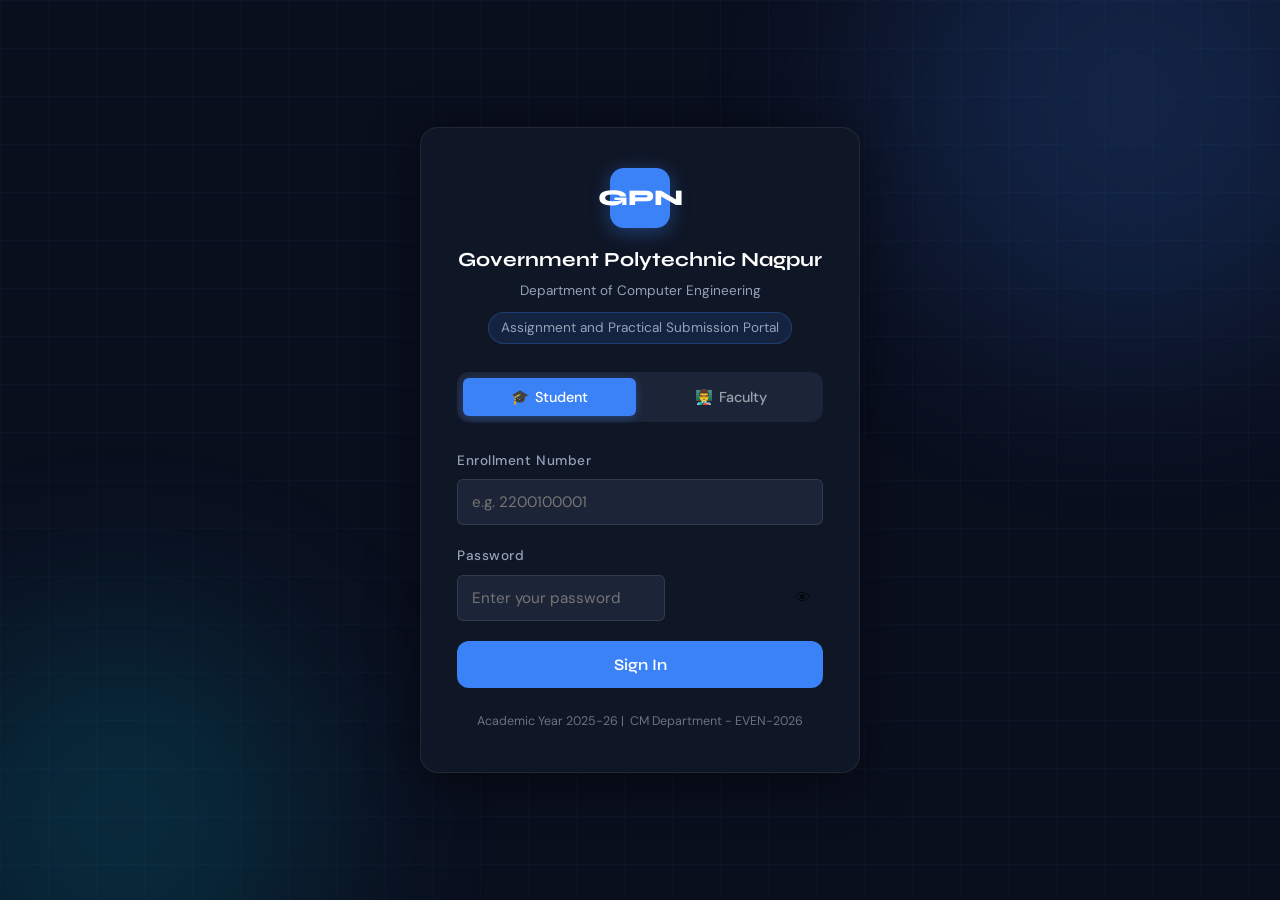
<file: templates/index.html>
<!DOCTYPE html>
<html lang="en">
<head>
  <meta charset="UTF-8" />
  <meta name="viewport" content="width=device-width, initial-scale=1.0" />
  <title>GPN Submission Portal – Login</title>
  <link rel="stylesheet" href="/static/css/main.css" />
  <link rel="preconnect" href="https://fonts.googleapis.com" />
  <link href="https://fonts.googleapis.com/css2?family=Syne:wght@400;600;700;800&family=DM+Sans:wght@300;400;500&display=swap" rel="stylesheet" />
</head>
<body class="login-page">

  <!-- Animated background grid -->
  <div class="bg-grid"></div>
  <div class="bg-orb orb-1"></div>
  <div class="bg-orb orb-2"></div>

  <div class="login-container">
    <!-- Header -->
    <div class="login-header">
      <div class="logo-badge">GPN</div>
      <h1>Government Polytechnic Nagpur</h1>
      <p>Department of Computer Engineering</p>
      <p class="portal-label">Assignment and Practical Submission Portal</p>
    </div>

    <!-- Role tabs -->
    <div class="role-tabs">
      <button class="tab-btn active" data-role="student" onclick="switchRole('student')">
        <span class="tab-icon">🎓</span> Student
      </button>
      <button class="tab-btn" data-role="faculty" onclick="switchRole('faculty')">
        <span class="tab-icon">👨‍🏫</span> Faculty
      </button>
    </div>

    <!-- Login form -->
    <form id="loginForm" class="login-form" novalidate>
      <div class="form-group">
        <label id="identifierLabel" for="identifier">Enrollment Number</label>
        <input
          type="text"
          id="identifier"
          name="identifier"
          placeholder="e.g. 2200100001"
          autocomplete="username"
          required
        />
      </div>
      <div class="form-group">
        <label for="password">Password</label>
        <div class="password-wrap">
          <input
            type="password"
            id="password"
            name="password"
            placeholder="Enter your password"
            autocomplete="current-password"
            required
          />
          <button type="button" class="toggle-pw" onclick="togglePassword()" title="Show/hide password">👁</button>
        </div>
      </div>

      <!-- Alert box -->
      <div id="alertBox" class="alert hidden"></div>

      <button type="submit" class="btn-primary" id="loginBtn">
        <span id="btnText">Sign In</span>
        <span id="btnLoader" class="spinner hidden"></span>
      </button>
    </form>

    <p class="login-footer">Academic Year 2025-26&nbsp;|&nbsp; CM Department - EVEN-2026</p>
  </div>

  <script src="/static/js/login.js"></script>
</body>
</html>
</file>
<file: static/css/main.css>
/* ============================================================
   GPN Submission Portal – Main Styles
   Design: Refined institutional dark-navy with electric-blue accents
   ============================================================ */

/* ── CSS Variables ─────────────────────────────────────────── */
:root {
  --navy:       #0a0f1e;
  --navy-2:     #111827;
  --navy-3:     #1c2437;
  --navy-4:     #243049;
  --blue:       #3b82f6;
  --blue-light: #60a5fa;
  --blue-dark:  #1d4ed8;
  --accent:     #06b6d4;
  --green:      #10b981;
  --red:        #ef4444;
  --amber:      #f59e0b;
  --white:      #ffffff;
  --grey-1:     #f9fafb;
  --grey-2:     #e5e7eb;
  --grey-3:     #9ca3af;
  --grey-4:     #6b7280;
  --text:       #e2e8f0;
  --text-muted: #94a3b8;

  --radius-sm:  6px;
  --radius:     12px;
  --radius-lg:  18px;
  --shadow:     0 4px 24px rgba(0,0,0,0.35);
  --shadow-lg:  0 8px 48px rgba(0,0,0,0.5);

  --font-display: 'Syne', sans-serif;
  --font-body:    'DM Sans', sans-serif;
}

/* ── Reset ─────────────────────────────────────────────────── */
*, *::before, *::after { box-sizing: border-box; margin: 0; padding: 0; }
html { font-size: 16px; scroll-behavior: smooth; }
body {
  font-family: var(--font-body);
  background: var(--navy);
  color: var(--text);
  min-height: 100vh;
  line-height: 1.6;
}
a { color: var(--blue-light); text-decoration: none; }
img { max-width: 100%; }

/* ── Utility ───────────────────────────────────────────────── */
.hidden { display: none !important; }
.spinner {
  display: inline-block;
  width: 18px; height: 18px;
  border: 2px solid rgba(255,255,255,0.3);
  border-top-color: var(--white);
  border-radius: 50%;
  animation: spin 0.7s linear infinite;
}
@keyframes spin { to { transform: rotate(360deg); } }

.alert {
  padding: 12px 16px;
  border-radius: var(--radius-sm);
  font-size: 0.9rem;
  margin-bottom: 14px;
  animation: slideIn 0.2s ease;
}
.alert.error   { background: rgba(239,68,68,0.15);  border: 1px solid rgba(239,68,68,0.4);  color: #fca5a5; }
.alert.success { background: rgba(16,185,129,0.15); border: 1px solid rgba(16,185,129,0.4); color: #6ee7b7; }
.alert.info    { background: rgba(59,130,246,0.15); border: 1px solid rgba(59,130,246,0.4); color: #93c5fd; }
@keyframes slideIn { from { transform: translateY(-6px); opacity:0; } to { transform:none; opacity:1; } }

/* ── Buttons ───────────────────────────────────────────────── */
.btn-primary {
  width: 100%;
  padding: 14px;
  background: var(--blue);
  color: var(--white);
  border: none;
  border-radius: var(--radius);
  font-family: var(--font-display);
  font-size: 1rem;
  font-weight: 600;
  cursor: pointer;
  display: flex;
  align-items: center;
  justify-content: center;
  gap: 10px;
  transition: background 0.2s, transform 0.1s;
}
.btn-primary:hover  { background: var(--blue-dark); }
.btn-primary:active { transform: scale(0.98); }
.btn-primary:disabled { opacity: 0.6; cursor: not-allowed; }

.btn-secondary {
  padding: 10px 20px;
  background: var(--navy-4);
  color: var(--text);
  border: 1px solid rgba(255,255,255,0.1);
  border-radius: var(--radius-sm);
  font-family: var(--font-body);
  font-size: 0.9rem;
  cursor: pointer;
  transition: background 0.2s;
}
.btn-secondary:hover { background: var(--navy-3); }

.btn-ghost {
  padding: 10px 16px;
  background: transparent;
  color: var(--grey-3);
  border: 1px solid rgba(255,255,255,0.08);
  border-radius: var(--radius-sm);
  font-size: 0.9rem;
  cursor: pointer;
  transition: color 0.2s, border-color 0.2s;
}
.btn-ghost:hover { color: var(--text); border-color: rgba(255,255,255,0.2); }

.btn-approve {
  padding: 7px 14px;
  background: rgba(16,185,129,0.15);
  color: #6ee7b7;
  border: 1px solid rgba(16,185,129,0.3);
  border-radius: var(--radius-sm);
  font-size: 0.8rem;
  cursor: pointer;
  transition: background 0.2s;
}
.btn-approve:hover { background: rgba(16,185,129,0.3); }

.btn-reject {
  padding: 7px 14px;
  background: rgba(239,68,68,0.12);
  color: #fca5a5;
  border: 1px solid rgba(239,68,68,0.3);
  border-radius: var(--radius-sm);
  font-size: 0.8rem;
  cursor: pointer;
  transition: background 0.2s;
}
.btn-reject:hover { background: rgba(239,68,68,0.25); }

.btn-logout {
  padding: 8px 18px;
  background: rgba(239,68,68,0.1);
  color: #fca5a5;
  border: 1px solid rgba(239,68,68,0.25);
  border-radius: var(--radius-sm);
  font-size: 0.85rem;
  cursor: pointer;
  transition: background 0.2s;
}
.btn-logout:hover { background: rgba(239,68,68,0.22); }

/* ── Form elements ─────────────────────────────────────────── */
.form-group {
  display: flex;
  flex-direction: column;
  gap: 8px;
  margin-bottom: 20px;
}
.form-group.inline {
  flex-direction: row;
  align-items: center;
  gap: 10px;
  margin-bottom: 0;
}
.form-group label {
  font-size: 0.85rem;
  font-weight: 500;
  color: var(--text-muted);
  letter-spacing: 0.04em;
}
.form-group input,
.form-group select,
.form-group textarea {
  padding: 12px 14px;
  background: var(--navy-3);
  border: 1px solid rgba(255,255,255,0.1);
  border-radius: var(--radius-sm);
  color: var(--text);
  font-family: var(--font-body);
  font-size: 0.95rem;
  transition: border-color 0.2s;
  outline: none;
}
.form-group input:focus,
.form-group select:focus {
  border-color: var(--blue);
  box-shadow: 0 0 0 3px rgba(59,130,246,0.15);
}
.form-group select option { background: var(--navy-3); }

/* ── Status badges ─────────────────────────────────────────── */
.badge {
  display: inline-block;
  padding: 4px 11px;
  border-radius: 20px;
  font-size: 0.75rem;
  font-weight: 600;
  text-transform: uppercase;
  letter-spacing: 0.05em;
}
.badge.pending  { background: rgba(245,158,11,0.15);  color: #fcd34d; border: 1px solid rgba(245,158,11,0.3); }
.badge.approved { background: rgba(16,185,129,0.15);  color: #6ee7b7; border: 1px solid rgba(16,185,129,0.3); }
.badge.rejected { background: rgba(239,68,68,0.12);   color: #fca5a5; border: 1px solid rgba(239,68,68,0.3); }

/* ════════════════════════════════════════════════════════════
   LOGIN PAGE
   ════════════════════════════════════════════════════════════ */
.login-page {
  display: flex;
  align-items: center;
  justify-content: center;
  min-height: 100vh;
  position: relative;
  overflow: hidden;
}

/* Animated grid bg */
.bg-grid {
  position: fixed;
  inset: 0;
  background-image:
    linear-gradient(rgba(59,130,246,0.04) 1px, transparent 1px),
    linear-gradient(90deg, rgba(59,130,246,0.04) 1px, transparent 1px);
  background-size: 48px 48px;
  z-index: 0;
}
.bg-orb {
  position: fixed;
  border-radius: 50%;
  filter: blur(100px);
  opacity: 0.18;
  z-index: 0;
  animation: floatOrb 8s ease-in-out infinite alternate;
}
.orb-1 { width: 500px; height: 500px; background: var(--blue); top: -150px; right: -100px; }
.orb-2 { width: 400px; height: 400px; background: var(--accent); bottom: -120px; left: -80px; animation-delay: -4s; }
@keyframes floatOrb { to { transform: translate(30px, 20px); } }

.login-container {
  position: relative;
  z-index: 1;
  width: 100%;
  max-width: 440px;
  padding: 40px 36px;
  background: rgba(17,24,39,0.85);
  backdrop-filter: blur(20px);
  border: 1px solid rgba(255,255,255,0.08);
  border-radius: var(--radius-lg);
  box-shadow: var(--shadow-lg);
  animation: fadeUp 0.5s ease;
}
@keyframes fadeUp { from { transform: translateY(20px); opacity:0; } to { transform:none; opacity:1; } }

.login-header { text-align: center; margin-bottom: 28px; }
.logo-badge {
  display: inline-flex;
  align-items: center;
  justify-content: center;
  width: 60px; height: 60px;
  background: var(--blue);
  color: var(--white);
  font-family: var(--font-display);
  font-weight: 800;
  font-size: 1.4rem;
  border-radius: 14px;
  margin-bottom: 16px;
  box-shadow: 0 4px 20px rgba(59,130,246,0.4);
}
.login-header h1 {
  font-family: var(--font-display);
  font-size: 1.25rem;
  font-weight: 700;
  color: var(--white);
  margin-bottom: 4px;
}
.login-header p { font-size: 0.85rem; color: var(--text-muted); }
.portal-label {
  display: inline-block;
  margin-top: 10px;
  padding: 4px 12px;
  background: rgba(59,130,246,0.12);
  border: 1px solid rgba(59,130,246,0.3);
  border-radius: 20px;
  font-size: 0.8rem;
  color: var(--blue-light);
}

/* Role tabs */
.role-tabs {
  display: flex;
  gap: 8px;
  background: var(--navy-3);
  padding: 6px;
  border-radius: var(--radius);
  margin-bottom: 28px;
}
.tab-btn {
  flex: 1;
  padding: 10px;
  background: transparent;
  border: none;
  border-radius: var(--radius-sm);
  color: var(--grey-3);
  font-family: var(--font-body);
  font-size: 0.9rem;
  font-weight: 500;
  cursor: pointer;
  transition: all 0.2s;
  display: flex;
  align-items: center;
  justify-content: center;
  gap: 6px;
}
.tab-btn.active {
  background: var(--blue);
  color: var(--white);
  box-shadow: 0 2px 10px rgba(59,130,246,0.35);
}

.login-form {}

.password-wrap { position: relative; }
.toggle-pw {
  position: absolute;
  right: 12px; top: 50%;
  transform: translateY(-50%);
  background: none;
  border: none;
  cursor: pointer;
  font-size: 1rem;
  opacity: 0.6;
  transition: opacity 0.2s;
}
.toggle-pw:hover { opacity: 1; }

.login-footer {
  text-align: center;
  margin-top: 24px;
  font-size: 0.78rem;
  color: var(--grey-4);
}

/* ── Responsive ─────────────────────────────────────────────── */
@media (max-width: 480px) {
  .login-container { margin: 16px; padding: 28px 20px; }
}
</file>
